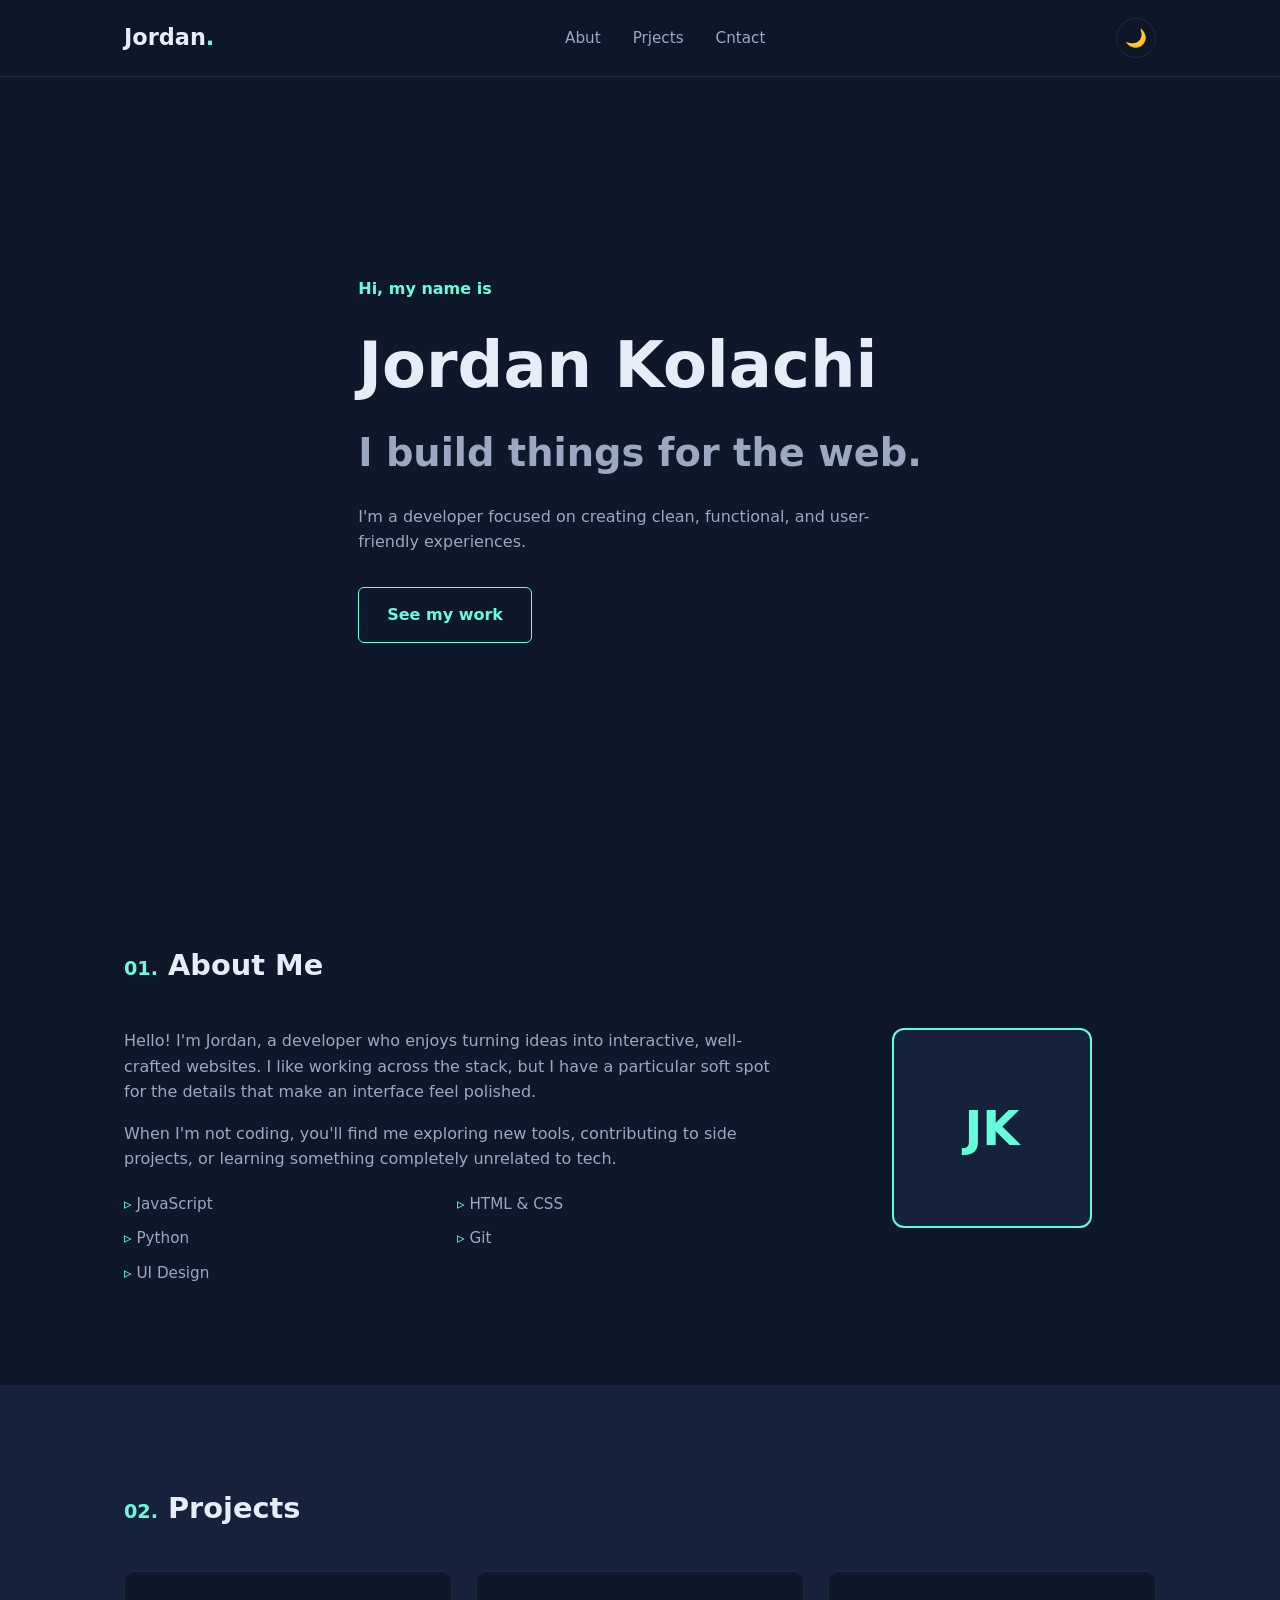
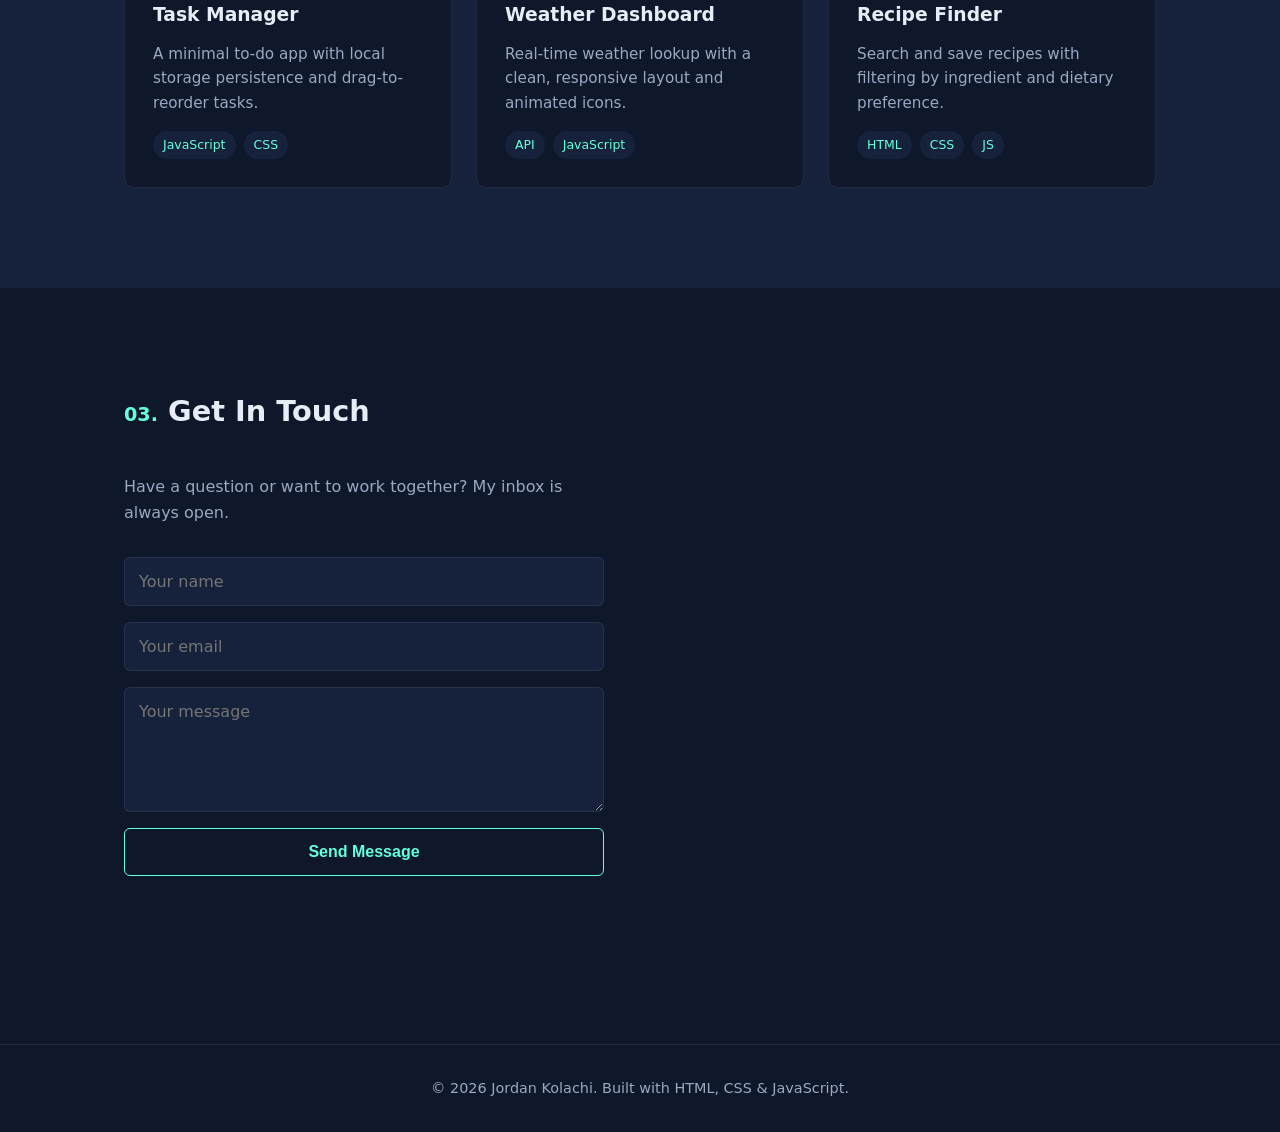
<file: index.html>
<!DOCTYPE html>
<html lang="en">
<head>
<meta charset="UTF-8">
<meta name="viewport" content="width=device-width, initial-scale=1.0">
<title>Ahsan Kolachi — Portfolio</title>
<link rel="stylesheet" href="style.css">
</head>
<body>

<header class="site-header">
  <div class="container nav-wrap">
    <a href="#home" class="logo">Jordan<span>.</span></a>
    <nav>
      <ul class="nav-links">
        <li><a href="#about">Abut</a></li>
        <li><a href="#projects">Prjects</a></li>
        <li><a href="#contact">Cntact</a></li>
      </ul>
    </nav>
    <button class="theme-toggle" id="themeToggle" aria-label="Toggle dark mode">🌙</button>
  </div>
</header>

<section id="home" class="hero">
  <div class="container hero-content">
    <p class="eyebrow">Hi, my name is</p>
    <h1>Jordan Kolachi</h1>
    <h2>I build things for the web.</h2>
    <p class="hero-text">I'm a developer focused on creating clean, functional, and user-friendly experiences.</p>
    <a href="#projects" class="btn">See my work</a>
  </div>
</section>

<section id="about" class="section">
  <div class="container">
    <h2 class="section-title"><span>01.</span> About Me</h2>
    <div class="about-grid">
      <div class="about-text">
        <p>Hello! I'm Jordan, a developer who enjoys turning ideas into interactive, well-crafted websites. I like working across the stack, but I have a particular soft spot for the details that make an interface feel polished.</p>
        <p>When I'm not coding, you'll find me exploring new tools, contributing to side projects, or learning something completely unrelated to tech.</p>
        <ul class="skills-list">
          <li>JavaScript</li>
          <li>HTML &amp; CSS</li>
          <li>Python</li>
          <li>Git</li>
          <li>UI Design</li>
        </ul>
      </div>
      <div class="about-photo">
        <div class="photo-frame">JK</div>
      </div>
    </div>
  </div>
</section>

<section id="projects" class="section alt">
  <div class="container">
    <h2 class="section-title"><span>02.</span> Projects</h2>
    <div class="projects-grid">
      <article class="project-card">
        <h3>Task Manager</h3>
        <p>A minimal to-do app with local storage persistence and drag-to-reorder tasks.</p>
        <div class="tags"><span>JavaScript</span><span>CSS</span></div>
      </article>
      <article class="project-card">
        <h3>Weather Dashboard</h3>
        <p>Real-time weather lookup with a clean, responsive layout and animated icons.</p>
        <div class="tags"><span>API</span><span>JavaScript</span></div>
      </article>
      <article class="project-card">
        <h3>Recipe Finder</h3>
        <p>Search and save recipes with filtering by ingredient and dietary preference.</p>
        <div class="tags"><span>HTML</span><span>CSS</span><span>JS</span></div>
      </article>
    </div>
  </div>
</section>

<section id="contact" class="section contact-section">
  <div class="container">
    <h2 class="section-title"><span>03.</span> Get In Touch</h2>
    <p>Have a question or want to work together? My inbox is always open.</p>
    <form id="contactForm" class="contact-form">
      <input type="text" id="name" name="name" placeholder="Your name" required>
      <input type="email" id="email" name="email" placeholder="Your email" required>
      <textarea id="message" name="message" rows="5" placeholder="Your message" required></textarea>
      <button type="submit" class="btn">Send Message</button>
      <p class="form-status" id="formStatus"></p>
    </form>
  </div>
</section>

<footer class="site-footer">
  <div class="container">
    <p>&copy; <span id="year"></span> Jordan Kolachi. Built with HTML, CSS &amp; JavaScript.</p>
  </div>
</footer>

<script src="script.js"></script>
</body>
</html>
</file>
<file: style.css>
:root {
  --bg: #0f172a;
  --bg-alt: #16213b;
  --text: #e6edf7;
  --text-muted: #9aa8c2;
  --accent: #64ffda;
  --border: rgba(255, 255, 255, 0.08);
  --transition: 0.3s ease;
}

body.light {
  --bg: #f7f9fc;
  --bg-alt: #eef1f8;
  --text: #142033;
  --text-muted: #4b5a75;
  --accent: #0f9d8c;
  --border: rgba(0, 0, 0, 0.08);
}

* {
  margin: 0;
  padding: 0;
  box-sizing: border-box;
}

html {
  scroll-behavior: smooth;
}

body {
  font-family: 'Segoe UI', system-ui, -apple-system, sans-serif;
  background: var(--bg);
  color: var(--text);
  transition: background var(--transition), color var(--transition);
  line-height: 1.6;
}

.container {
  max-width: 1080px;
  margin: 0 auto;
  padding: 0 24px;
}

a {
  color: inherit;
  text-decoration: none;
}

ul {
  list-style: none;
}

/* Header */
.site-header {
  position: sticky;
  top: 0;
  z-index: 100;
  background: rgba(15, 23, 42, 0.85);
  backdrop-filter: blur(8px);
  border-bottom: 1px solid var(--border);
}

body.light .site-header {
  background: rgba(247, 249, 252, 0.85);
}

.nav-wrap {
  display: flex;
  align-items: center;
  justify-content: space-between;
  padding-top: 18px;
  padding-bottom: 18px;
}

.logo {
  font-size: 1.4rem;
  font-weight: 700;
}

.logo span {
  color: var(--accent);
}

.nav-links {
  display: flex;
  gap: 32px;
}

.nav-links a {
  font-size: 0.95rem;
  color: var(--text-muted);
  transition: color var(--transition);
}

.nav-links a:hover {
  color: var(--accent);
}

.theme-toggle {
  background: none;
  border: 1px solid var(--border);
  border-radius: 50%;
  width: 40px;
  height: 40px;
  font-size: 1.1rem;
  cursor: pointer;
  color: var(--text);
}

/* Hero */
.hero {
  min-height: 85vh;
  display: flex;
  align-items: center;
}

.eyebrow {
  color: var(--accent);
  font-weight: 600;
  margin-bottom: 12px;
}

.hero h1 {
  font-size: clamp(2.2rem, 6vw, 4rem);
  font-weight: 800;
  margin-bottom: 6px;
}

.hero h2 {
  font-size: clamp(1.4rem, 4vw, 2.4rem);
  color: var(--text-muted);
  margin-bottom: 20px;
}

.hero-text {
  max-width: 520px;
  color: var(--text-muted);
  margin-bottom: 32px;
}

.btn {
  display: inline-block;
  padding: 14px 28px;
  border: 1px solid var(--accent);
  border-radius: 6px;
  color: var(--accent);
  font-weight: 600;
  cursor: pointer;
  background: transparent;
  font-size: 1rem;
  transition: background var(--transition), color var(--transition);
}

.btn:hover {
  background: var(--accent);
  color: var(--bg);
}

/* Sections */
.section {
  padding: 100px 0;
}

.section.alt {
  background: var(--bg-alt);
}

.section-title {
  font-size: 1.8rem;
  margin-bottom: 40px;
  display: flex;
  align-items: baseline;
  gap: 10px;
}

.section-title span {
  color: var(--accent);
  font-size: 1.2rem;
}

/* About */
.about-grid {
  display: grid;
  grid-template-columns: 2fr 1fr;
  gap: 48px;
  align-items: start;
}

.about-text p {
  color: var(--text-muted);
  margin-bottom: 16px;
}

.skills-list {
  display: grid;
  grid-template-columns: repeat(2, 1fr);
  gap: 10px;
  margin-top: 20px;
}

.skills-list li {
  color: var(--text-muted);
  font-size: 0.95rem;
}

.skills-list li::before {
  content: "▹ ";
  color: var(--accent);
}

.photo-frame {
  width: 200px;
  height: 200px;
  margin: 0 auto;
  border: 2px solid var(--accent);
  border-radius: 12px;
  display: flex;
  align-items: center;
  justify-content: center;
  font-size: 3rem;
  font-weight: 800;
  color: var(--accent);
  background: var(--bg-alt);
}

/* Projects */
.projects-grid {
  display: grid;
  grid-template-columns: repeat(auto-fit, minmax(260px, 1fr));
  gap: 24px;
}

.project-card {
  background: var(--bg);
  border: 1px solid var(--border);
  border-radius: 10px;
  padding: 28px;
  transition: transform var(--transition), border-color var(--transition);
}

.project-card:hover {
  transform: translateY(-6px);
  border-color: var(--accent);
}

.project-card h3 {
  margin-bottom: 12px;
}

.project-card p {
  color: var(--text-muted);
  font-size: 0.95rem;
  margin-bottom: 16px;
}

.tags {
  display: flex;
  gap: 8px;
  flex-wrap: wrap;
}

.tags span {
  font-size: 0.78rem;
  padding: 4px 10px;
  border-radius: 20px;
  background: var(--bg-alt);
  color: var(--accent);
}

/* Contact */
.contact-section p {
  color: var(--text-muted);
  max-width: 480px;
  margin-bottom: 32px;
}

.contact-form {
  display: flex;
  flex-direction: column;
  gap: 16px;
  max-width: 480px;
}

.contact-form input,
.contact-form textarea {
  padding: 14px;
  border-radius: 6px;
  border: 1px solid var(--border);
  background: var(--bg-alt);
  color: var(--text);
  font-family: inherit;
  font-size: 1rem;
}

.contact-form input:focus,
.contact-form textarea:focus {
  outline: none;
  border-color: var(--accent);
}

.form-status {
  color: var(--accent);
  font-size: 0.9rem;
  min-height: 20px;
}

/* Footer */
.site-footer {
  padding: 32px 0;
  text-align: center;
  color: var(--text-muted);
  font-size: 0.9rem;
  border-top: 1px solid var(--border);
}

/* Responsive */
@media (max-width: 720px) {
  .nav-links {
    display: none;
  }
  .about-grid {
    grid-template-columns: 1fr;
  }
  .about-photo {
    order: -1;
  }
}
</file>
